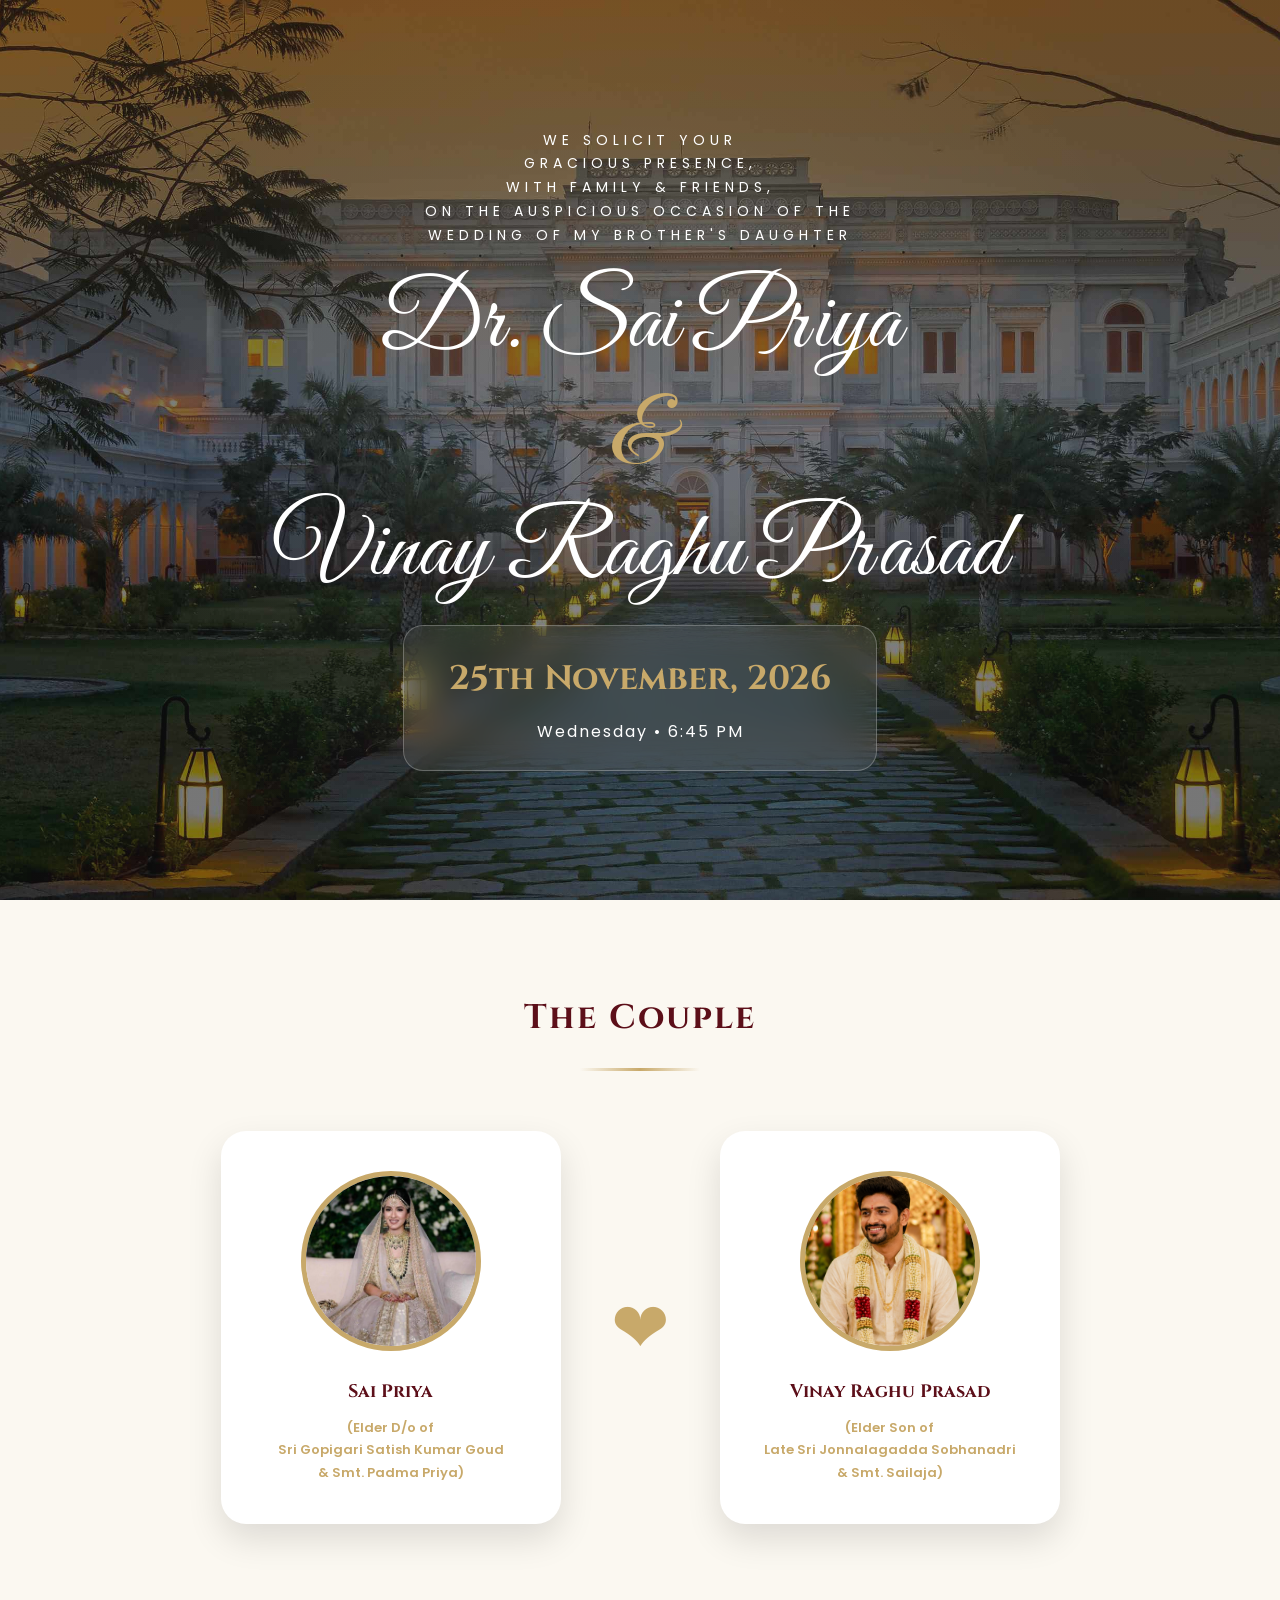
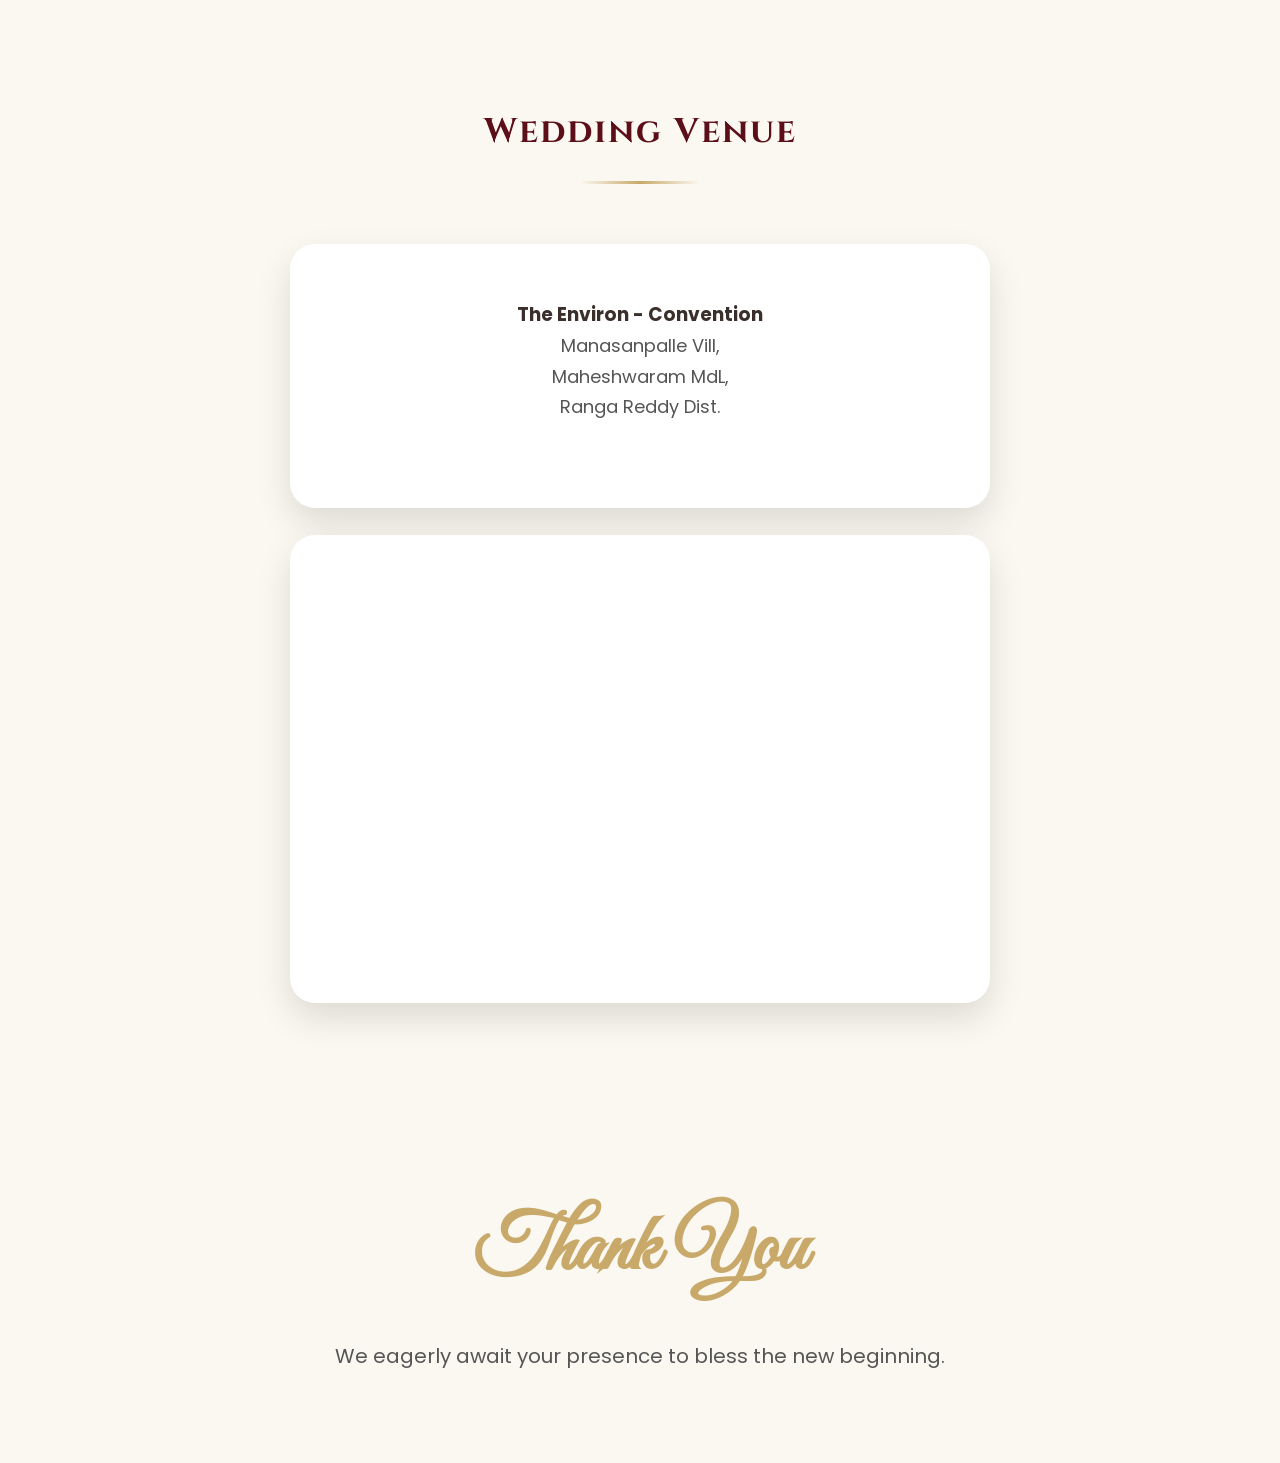
<file: index.html>
<!DOCTYPE html>
<html lang="en">

<head>

    <meta charset="UTF-8">
    <meta name="viewport"
          content="width=device-width, initial-scale=1.0">

    <title>
        Sai Priya weds Vinay Raghu Prasad   </title>

    <meta name="description"
          content="Premium Royal Palace Wedding Invitation">

    <!-- Google Fonts -->

    <link rel="preconnect"
          href="https://fonts.googleapis.com">

    <link rel="preconnect"
          href="https://fonts.gstatic.com"
          crossorigin>

    <link href="https://fonts.googleapis.com/css2?family=Great+Vibes&family=Cinzel:wght@400;500;600;700&family=Poppins:wght@300;400;500;600&display=swap"
          rel="stylesheet">

    <link rel="stylesheet"
          href="style.css">

</head>

<body>

   
    <!-- ===================== -->
    <!-- Heroine -->
    <!-- ===================== -->

    <header class="hero">

        <div class="overlay"></div>

        <div class="hero-content">

            <p class="welcome">
                 We solicit your <br> gracious presence, <br> with family & friends,<br> on the auspicious occasion of  the <br> wedding  of my brother's daughter
            </p>

            <h1 class="couple">

               Dr. Sai Priya

              <br>  <span>&</span>

               <br> Vinay Raghu Prasad

            </h1>
            
           
            <div class="date-box">

                <h2>
                    25th November, 2026
                </h2>

                <p>
                    Wednesday • 6:45 PM
                </p>

            </div>

            

        </div>

    </header>

   
    <!-- ===================== -->
    <!-- Couple -->
    <!-- ===================== -->

    <section class="section">

        <div class="section-title">

            <h4>

                The Couple

            </h4>

            <div class="gold-line"></div>

        </div>

        <div class="couple-wrapper">

            <div class="person-card">

                <div class="photo">

                     <img src="images/bride.jpg" alt="Bride">
                </div>

                <h2 style="line-height:1.2;">
    <span style="display:block; font-size:75%; white-space:nowrap;">
       Sai Priya
    </span>
    <span style="display:block; font-size:50%; text-align:right; margin-top:8px;">
      
    </span>
</h2>

                
                <h5 style="font-size: 13px;">

                   (Elder D/o of <br>Sri Gopigari Satish Kumar Goud <br>& Smt. Padma Priya)

                </h5>

            </div>

            <div class="heart">

                ❤

            </div>

            <div class="person-card">

                <div class="photo">

                    <img src="images/bridegroom.png" alt="Bridegroom">

                </div>

              


 <h2 style="line-height:1.2;">
    <span style="display:block; font-size:75%; white-space:nowrap;">
         Vinay Raghu Prasad
    </span>
    <span style="display:block; font-size:50%; text-align:right; margin-top:8px;">
       
    </span>
</h2>


                <p>

                   

                </p>

                <h5 style="font-size: 13px;">

                   (Elder Son of <br> Late Sri Jonnalagadda Sobhanadri <br> & Smt. Sailaja)

                </h5>

            </div>

        </div>

    </section>

   

    <!-- ===================== -->
    <!-- Venue -->
    <!-- ===================== -->

    <section class="section venue">

        <div class="section-title">

            <h4>Wedding Venue</h4>

            <div class="gold-line"></div>

        </div>

        <div class="venue-card">

            <h3>The Environ - Convention 
             </h3>

            <p>

                Manasanpalle Vill, <br> Maheshwaram MdL,
<br> Ranga Reddy Dist.

            </p> </div><br>
        
        <div class="venue-card">

        <iframe src="https://www.google.com/maps/embed?pb=!1m14!1m8!1m3!1d7624.5532734276385!2d78.3929932!3d17.1567491!3m2!1i1024!2i768!4f13.1!3m3!1m2!1s0x3bcbbbb548b57589%3A0x7c15d1fd5715ee6e!2sThe%20Environ%20-%20Convention!5e0!3m2!1sen!2sin!4v1790752759092!5m2!1sen!2sin"
        width="100%"
        height="350"
        style="border:0;"
        allowfullscreen=""
        loading="lazy"
        referrerpolicy="strict-origin-when-cross-origin">
    </iframe>

        </div>

    </section>



    <!-- ===================== -->
    <!-- Thank You -->
    <!-- ===================== -->

    <section class="section thank-you">

        <h1>

            Thank You

        </h1>

        <p>

            We eagerly await your presence
            to bless the new beginning.

        </p>

    </section>


  

</body>

</html>
</file>
<file: style.css>
/*======================================
 GOOGLE FONTS
=======================================*/

@import url('https://fonts.googleapis.com/css2?family=Cinzel:wght@400;500;600;700&family=Great+Vibes&family=Poppins:wght@300;400;500;600&display=swap');

/*======================================
 RESET
=======================================*/

*{
    margin:0;
    padding:0;
    box-sizing:border-box;
}

html{
    scroll-behavior:smooth;
}

body{

    font-family:'Poppins',sans-serif;

    background:#fbf8f1;

    color:#3a2f2a;

    overflow-x:hidden;

    line-height:1.7;
}

/*======================================
 COLORS
=======================================*/

:root{

    --gold:#c8a96a;

    --darkGold:#9b7b3e;

    --ivory:#eaaa13;

    --white:#c31d1d;

    --maroon:#5c0f19;

    --text:#40352d;

    --shadow:0 15px 35px rgba(0,0,0,.12);

}

/*======================================
 COMMON
=======================================*/

section{

    padding:90px 8%;

}

.section{

    position:relative;

}

.section-title{

    text-align:center;

    margin-bottom:60px;

}

.section-title h4{

    font-family:'Cinzel',serif;

    font-size:34px;

    color:var(--maroon);

    letter-spacing:2px;

}

.gold-line{

    width:120px;

    height:3px;

    background:linear-gradient(to right,transparent,var(--gold),transparent);

    margin:20px auto;

}

/*======================================
 HERO
=======================================*/

.hero{

    position:relative;

    min-height:100vh;

    display:flex;

    justify-content:center;

    align-items:center;

    text-align:center;

    overflow:hidden;

    background:

    linear-gradient(rgba(20,20,20,.55),

    rgba(20,20,20,.55)),

    url("images/palace.jpg");

    background-size:cover;

    background-position:center;

}

.overlay{

    position:absolute;

    inset:0;

    background:

    radial-gradient(circle at center,

    rgba(255,255,255,.08),

    transparent 70%);

}

.hero-content{

    position:relative;

    z-index:2;

    max-width:900px;

    padding:40px;

}

.welcome{

    color:white;

    letter-spacing:5px;

    text-transform:uppercase;

    font-size:14px;

    margin-bottom:20px;

}

.invite-title{

    font-family:'Cinzel',serif;

    color:#fff;

    font-size:28px;

    margin-bottom:30px;

    font-weight:400;

}

.couple{

    font-family:'Great Vibes',cursive;

    font-size:95px;

    color:white;

    font-weight:normal;

    line-height:1.2;

}

.couple span{

    color:var(--gold);

    margin:0 20px;

}

.subtitle{

    color:#eee;

    font-size:18px;

    margin-top:20px;

}

.hero-divider{

    width:220px;

    height:2px;

    background:linear-gradient(to right,transparent,var(--gold),transparent);

    margin:40px auto;

}

.date-box{

    display:inline-block;

    padding:25px 45px;

    margin-top:15px;

    border:1px solid rgba(255,255,255,.25);

    background:rgba(255,255,255,.08);

    backdrop-filter:blur(15px);

    border-radius:20px;

}

.date-box h2{

    font-family:'Cinzel',serif;

    color:var(--gold);

    font-size:34px;

}

.date-box p{

    color:white;

    margin-top:10px;

    letter-spacing:2px;

}

/*======================================
 BUTTON
=======================================*/

.gold-btn{

    display:inline-block;

    margin-top:45px;

    padding:16px 45px;

    text-decoration:none;

    border-radius:40px;

    background:linear-gradient(135deg,#d9bd82,#b38845);

    color:white;

    font-weight:600;

    letter-spacing:1px;

    transition:.4s;

    box-shadow:0 10px 30px rgba(0,0,0,.25);

}

.gold-btn:hover{

    transform:translateY(-6px);

    box-shadow:0 20px 45px rgba(0,0,0,.3);

}

/*======================================
 SCROLL TEXT
=======================================*/

.scroll-text{

    background:white;

    text-align:center;

    padding:18px;

}

.scroll-text p{

    color:var(--maroon);

    letter-spacing:2px;

    font-size:15px;

}

/*======================================
 INVITATION
=======================================*/

.invitation-card{

    max-width:900px;

    margin:auto;

    background:white;

    padding:60px;

    border-radius:25px;

    box-shadow:var(--shadow);

    border-top:5px solid var(--gold);

    text-align:center;

}

.invitation-card p{

    font-size:18px;

    color:#555;

    margin-bottom:25px;

}

.quote{

    font-family:'Great Vibes',cursive;

    font-size:42px;

    color:var(--gold);

}

/*======================================
 COUPLE
=======================================*/

.couple-wrapper{

    display:flex;

    justify-content:center;

    align-items:center;

    gap:50px;

    flex-wrap:wrap;

}

.person-card{

    width:340px;

    background:white;

    border-radius:25px;

    padding:40px;

    text-align:center;

    box-shadow:var(--shadow);

    transition:.4s;

}

.person-card:hover{

    transform:translateY(-12px);

}

.photo{

    width:180px;

    height:180px;

    border-radius:50%;

    margin:auto;

    background:#ece7db;

    display:flex;

    justify-content:center;

    align-items:center;

    color:#888;

    border:5px solid var(--gold);

    margin-bottom:30px;

}

.person-card h2{

    font-family:'Cinzel',serif;

    color:var(--maroon);

    margin-bottom:15px;

}

.person-card h5{

    color:var(--gold);

    font-size:18px;

    margin-top:12px;

    font-weight:600;

}

.heart{

    font-size:70px;

    color:var(--gold);

}

/*======================================
 STORY
=======================================*/

.story-card{

    max-width:850px;

    margin:auto;

    background:white;

    border-radius:25px;

    padding:60px;

    text-align:center;

    box-shadow:var(--shadow);

}

.story-card h2{

    font-family:'Great Vibes',cursive;

    font-size:54px;

    color:var(--gold);

    margin-bottom:25px;

}

.story-card p{

    font-size:18px;

    color:#555;

    margin-bottom:20px;

}

/*======================================
 COUNTDOWN
=======================================*/

.countdown-box{

    display:flex;

    justify-content:center;

    gap:30px;

    flex-wrap:wrap;

}

.time{

    width:180px;

    background:white;

    border-radius:20px;

    padding:35px;

    text-align:center;

    box-shadow:var(--shadow);

}

.time h2{

    font-size:48px;

    color:var(--gold);

    font-family:'Cinzel',serif;

}

.time span{

    color:#666;

    letter-spacing:2px;

}
/*======================================
 FAMILY SECTION
======================================*/

.family-container{
    display:flex;
    justify-content:center;
    gap:40px;
    flex-wrap:wrap;
}

.family-card{
    width:380px;
    background:#fff;
    padding:45px;
    border-radius:25px;
    text-align:center;
    box-shadow:var(--shadow);
    border-top:5px solid var(--gold);
    transition:.4s;
}

.family-card:hover{
    transform:translateY(-10px);
}

.family-card h2{
    font-family:'Cinzel',serif;
    color:var(--maroon);
    margin-bottom:25px;
}

.family-card h3{
    color:var(--darkGold);
    margin:12px 0;
    font-weight:600;
}

.family-card p{
    font-size:24px;
    color:var(--gold);
}

.family-card span{
    display:block;
    margin-top:20px;
    color:#666;
}


/*======================================
 EVENTS
======================================*/

.events{
    display:grid;
    grid-template-columns:repeat(auto-fit,minmax(250px,1fr));
    gap:30px;
}

.event-card{
    background:#fff;
    padding:35px;
    border-radius:20px;
    text-align:center;
    box-shadow:var(--shadow);
    transition:.4s;
    border-bottom:4px solid var(--gold);
}

.event-card:hover{
    transform:translateY(-10px);
}

.event-card h2{
    font-family:'Cinzel',serif;
    color:var(--maroon);
    margin-bottom:20px;
    font-size:24px;
}

.event-card p{
    font-size:18px;
    margin-bottom:10px;
    color:#555;
}

.event-card span{
    color:var(--gold);
    font-weight:600;
}


/*======================================
 VENUE
======================================*/

.venue-card{
    max-width:700px;
    margin:auto;
    background:#fff;
    padding:55px;
    border-radius:25px;
    text-align:center;
    box-shadow:var(--shadow);
}

.venue-card h2{
    font-family:'Cinzel',serif;
    color:var(--maroon);
    margin-bottom:20px;
}

.venue-card p{
    color:#555;
    font-size:18px;
    margin-bottom:30px;
}


/*======================================
 GALLERY
======================================*/

.gallery{
    display:grid;
    grid-template-columns:repeat(auto-fit,minmax(260px,1fr));
    gap:25px;
}

.gallery-item{
    height:280px;
    border-radius:20px;
    background:#ece6d8;
    display:flex;
    justify-content:center;
    align-items:center;
    color:#777;
    font-size:20px;
    font-weight:600;
    transition:.4s;
    overflow:hidden;
    cursor:pointer;
}

.gallery-item:hover{
    transform:scale(1.05);
    box-shadow:0 20px 40px rgba(0,0,0,.2);
}



.photo{
    width:180px;
    height:180px;
    border-radius:50%;
    margin:auto;
    background:#ece7db;
    display:flex;
    justify-content:center;
    align-items:center;
    color:#888;
    border:5px solid var(--gold);
    margin-bottom:30px;

    overflow:hidden;
}

.photo img{
    width:100%;
    height:100%;
    object-fit:cover;
    display:block;
}






/*======================================
 GIFT SECTION
======================================*/

.gift-card{
    max-width:700px;
    margin:auto;
    background:#fff;
    padding:60px;
    text-align:center;
    border-radius:25px;
    box-shadow:var(--shadow);
}

.qr-box{
    width:220px;
    height:220px;
    margin:auto;
    margin-bottom:35px;
    border:4px dashed var(--gold);
    display:flex;
    justify-content:center;
    align-items:center;
    font-weight:600;
    color:#888;
}

.gift-card h3{
    font-family:'Cinzel',serif;
    color:var(--maroon);
    margin-bottom:20px;
}

.gift-card p{
    color:#666;
}


/*======================================
 RSVP
======================================*/

.rsvp-card{
    max-width:700px;
    margin:auto;
    background:linear-gradient(135deg,#fff,#fdf7ec);
    padding:60px;
    text-align:center;
    border-radius:25px;
    box-shadow:var(--shadow);
}

.rsvp-card h2{
    font-family:'Cinzel',serif;
    color:var(--maroon);
    margin-bottom:20px;
}

.rsvp-card p{
    color:#666;
    margin-bottom:30px;
}


/*======================================
 THANK YOU
======================================*/

.thank-you{
    text-align:center;
}

.thank-you h1{
    font-family:'Great Vibes',cursive;
    font-size:80px;
    color:var(--gold);
}

.thank-you p{
    font-size:20px;
    color:#555;
    margin-top:20px;
}


/*======================================
 FOOTER
======================================*/

footer{
    background:#3b2024;
    color:white;
    text-align:center;
    padding:50px 20px;
}

footer h2{
    font-family:'Great Vibes',cursive;
    font-size:55px;
    color:var(--gold);
}

footer p{
    margin:15px 0;
    color:#ddd;
}

footer span{
    color:#aaa;
    font-size:14px;
}


/*======================================
 FLOATING BUTTONS
======================================*/

.floating-buttons{
    position:fixed;
    right:25px;
    bottom:25px;
    display:flex;
    flex-direction:column;
    gap:15px;
    z-index:999;
}

.call-btn,
.whatsapp-btn{
    width:60px;
    height:60px;
    border-radius:50%;
    display:flex;
    justify-content:center;
    align-items:center;
    text-decoration:none;
    font-size:28px;
    color:#fff;
    box-shadow:0 10px 20px rgba(0,0,0,.25);
    transition:.3s;
}

.call-btn{
    background:#b68b45;
}

.whatsapp-btn{
    background:#25D366;
}

.call-btn:hover,
.whatsapp-btn:hover{
    transform:scale(1.12);
}


/*======================================
 FLOATING DECORATIVE CIRCLES
======================================*/

.floating-circle{
    position:fixed;
    border-radius:50%;
    z-index:-1;
    opacity:.15;
    animation:float 8s ease-in-out infinite;
}

.circle1{
    width:220px;
    height:220px;
    background:#d8b46d;
    top:-60px;
    left:-60px;
}

.circle2{
    width:170px;
    height:170px;
    background:#b58c44;
    right:-40px;
    top:40%;
}

.circle3{
    width:260px;
    height:260px;
    background:#ead8b2;
    bottom:-90px;
    left:30%;
}

@keyframes float{

    0%{
        transform:translateY(0px);
    }

    50%{
        transform:translateY(-20px);
    }

    100%{
        transform:translateY(0px);
    }

}


/*======================================
 FADE ANIMATION
======================================*/

.hero-content,
.section,
.family-card,
.person-card,
.event-card,
.gallery-item,
.gift-card,
.rsvp-card{
    animation:fadeUp 1.2s ease;
}

@keyframes fadeUp{

    from{
        opacity:0;
        transform:translateY(50px);
    }

    to{
        opacity:1;
        transform:translateY(0);
    }

}








/*======================================
 RESPONSIVE
======================================*/

@media(max-width:992px){

    .couple{
        font-size:70px;
    }

    .hero-content{
        padding:30px;
    }

    .family-card,
    .person-card{
        width:100%;
        max-width:420px;
    }

}

@media(max-width:768px){

    section{
        padding:70px 20px;
    }

    .couple{
        font-size:55px;
    }

    .invite-title{
        font-size:22px;
    }

    .date-box{
        padding:20px 25px;
    }

    .date-box h2{
        font-size:26px;
    }

    .story-card,
    .gift-card,
    .venue-card,
    .rsvp-card,
    .invitation-card{
        padding:35px 25px;
    }

    .countdown-box{
        flex-direction:column;
        align-items:center;
    }

    .time{
        width:100%;
        max-width:250px;
    }

    footer h2{
        font-size:42px;
    }

}

@media(max-width:480px){

    .couple{
        font-size:44px;
    }

    .section-title h4{
        font-size:26px;
    }

    .photo{
        width:150px;
        height:150px;
    }

    .gallery-item{
        height:220px;
    }

    .floating-buttons{
        right:15px;
        bottom:15px;
    }

    .call-btn,
    .whatsapp-btn{
        width:52px;
        height:52px;
        font-size:24px;
    }

}
</file>
